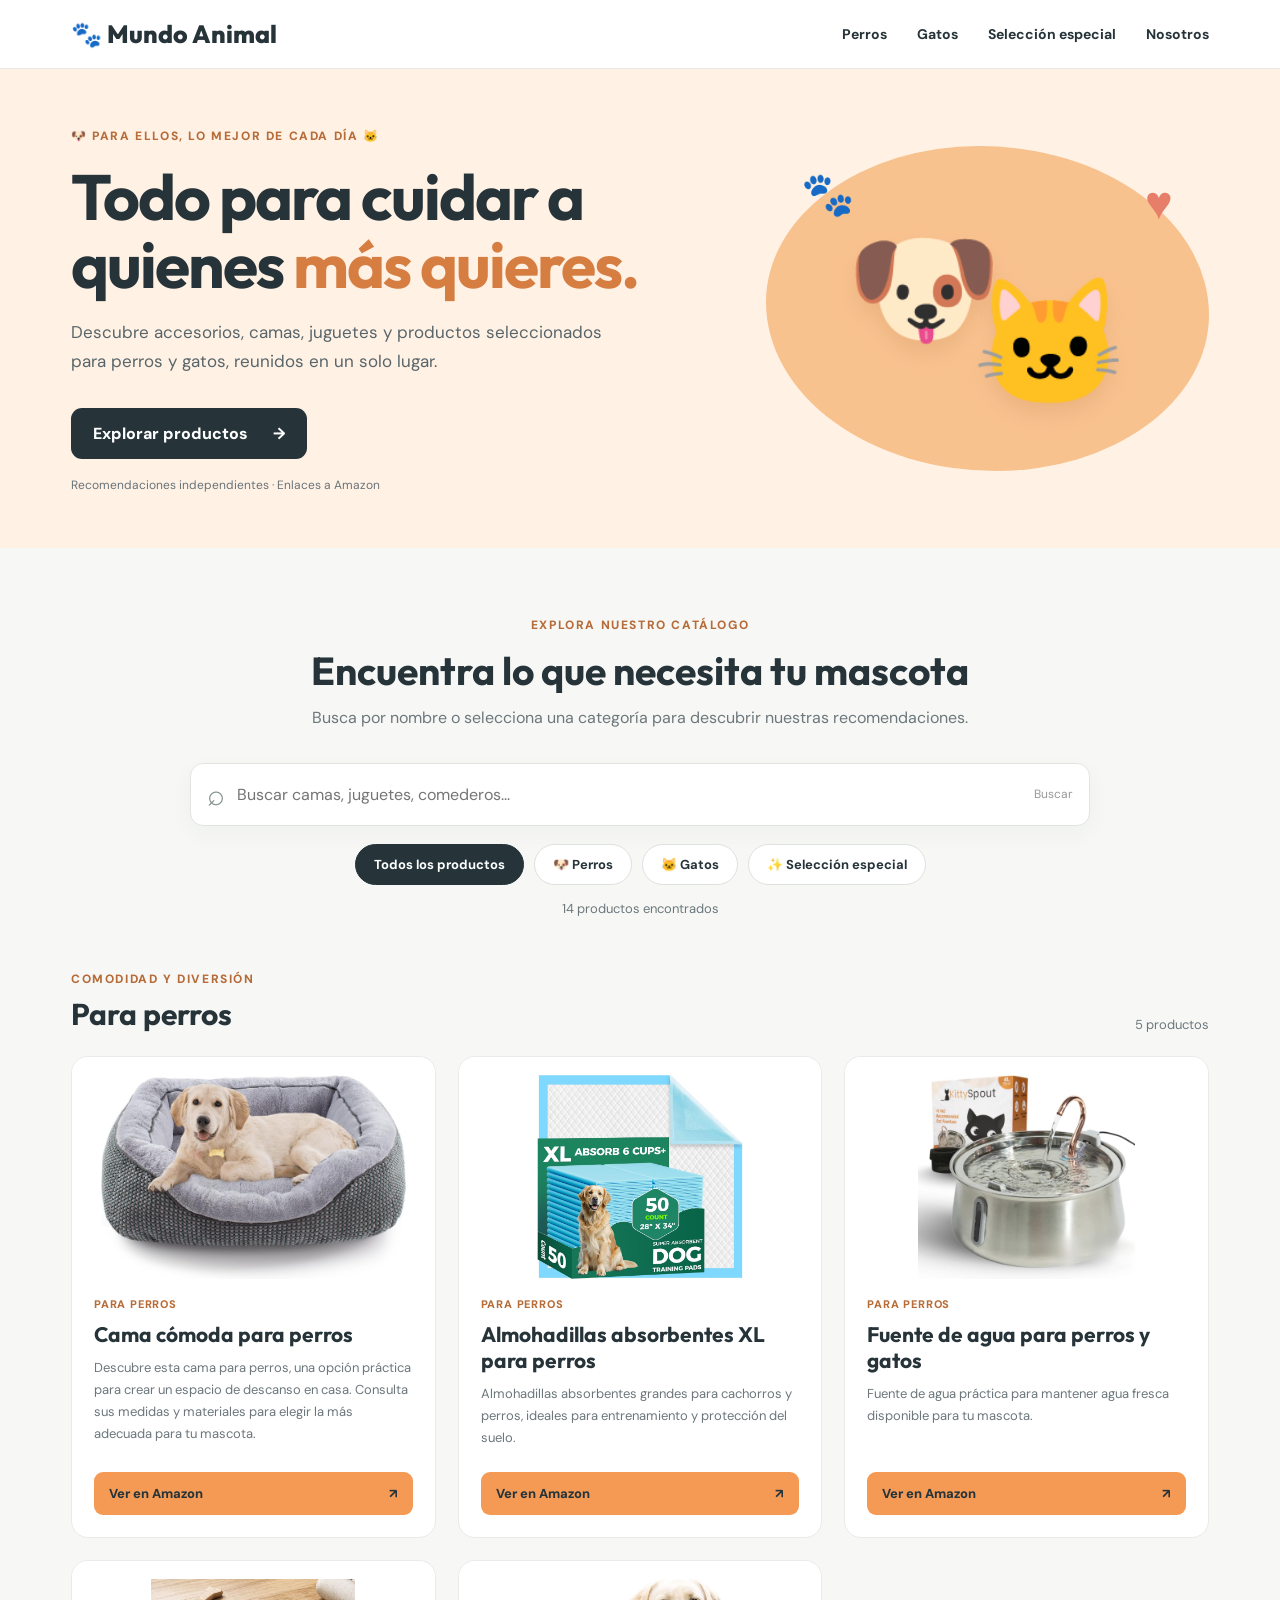
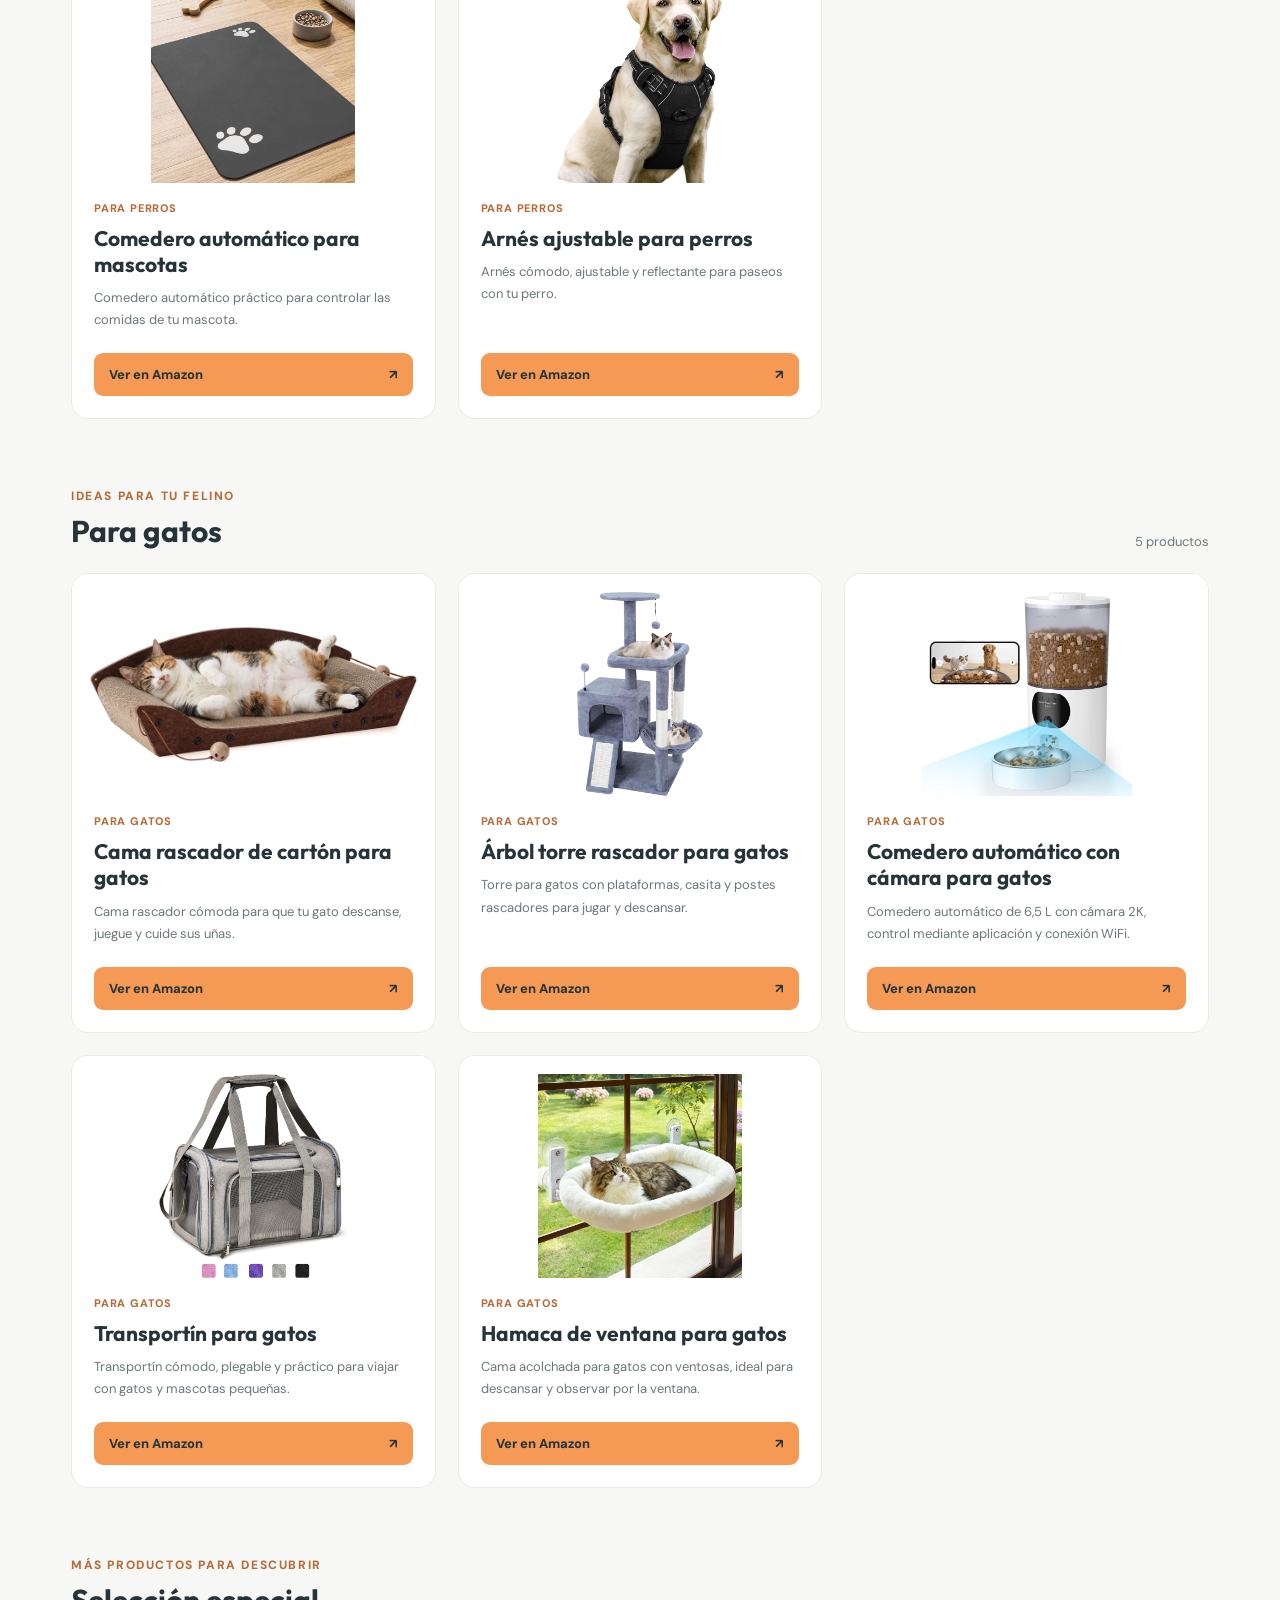
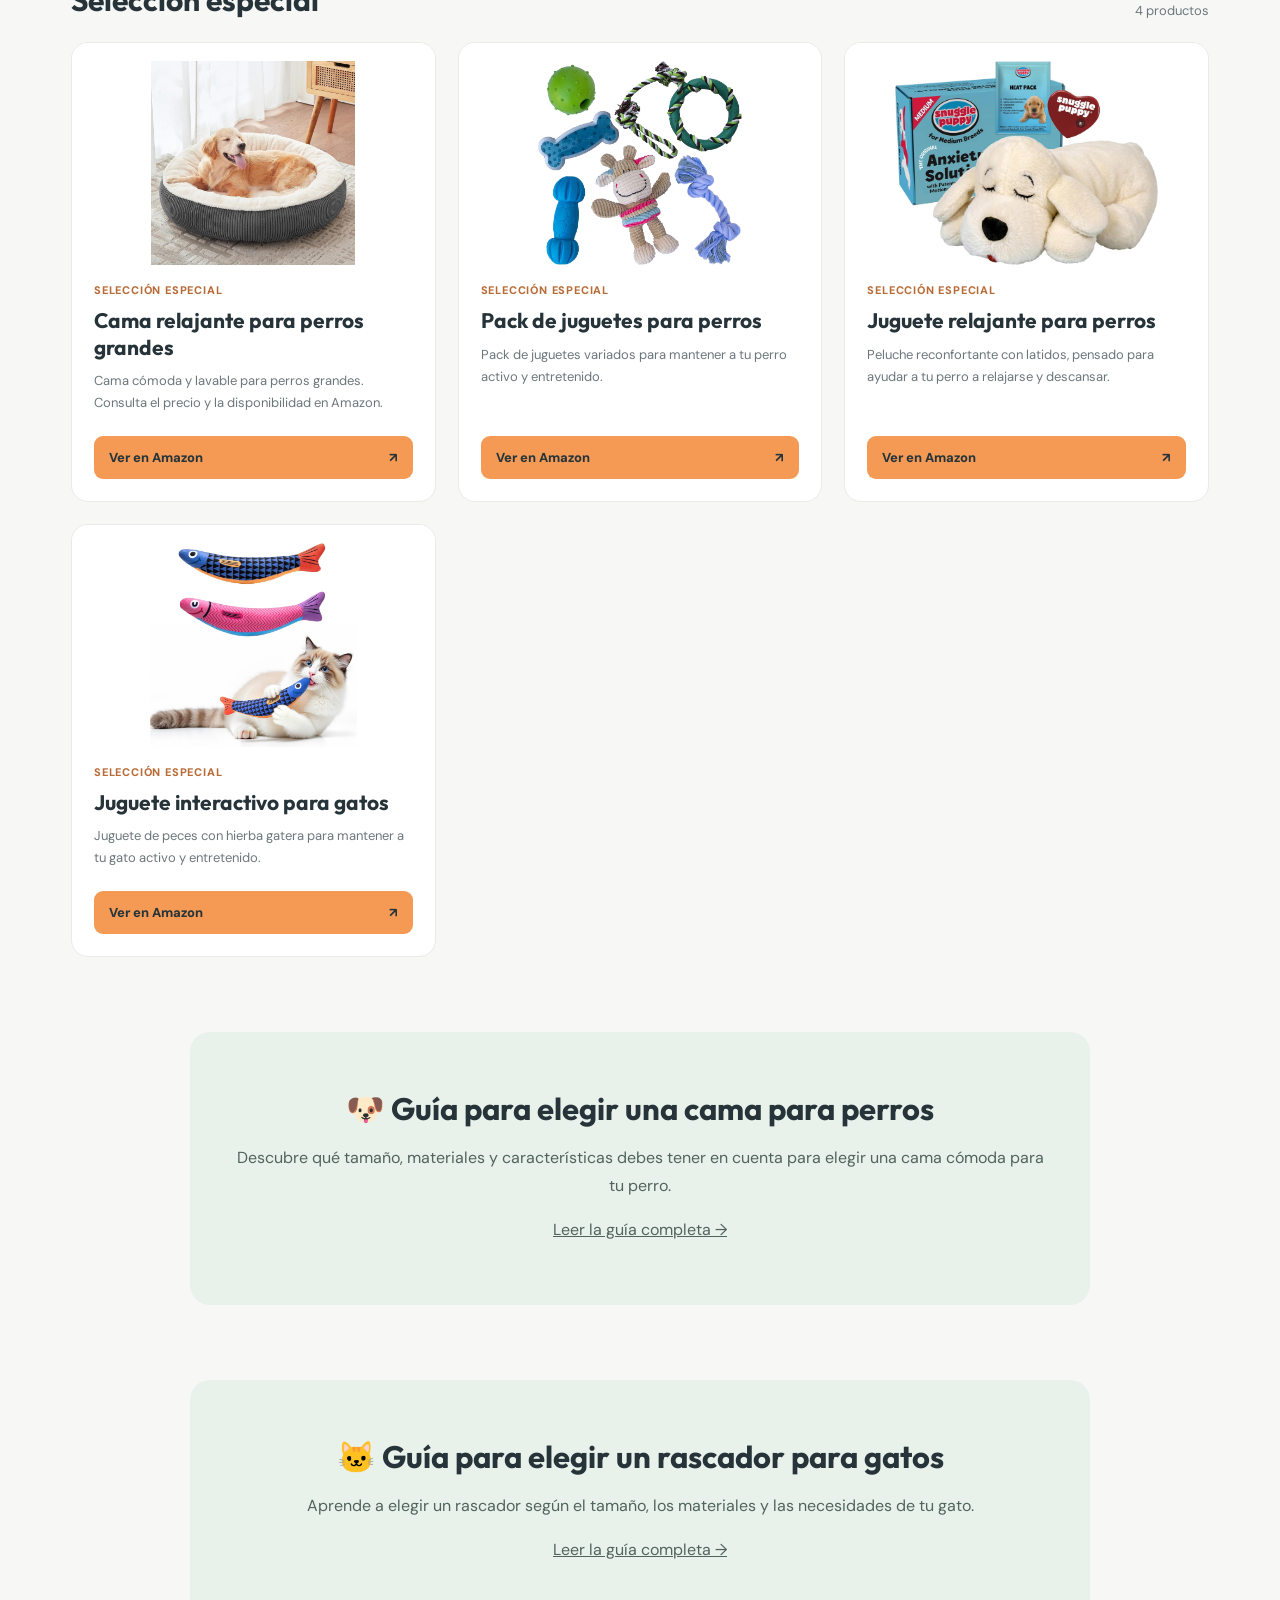
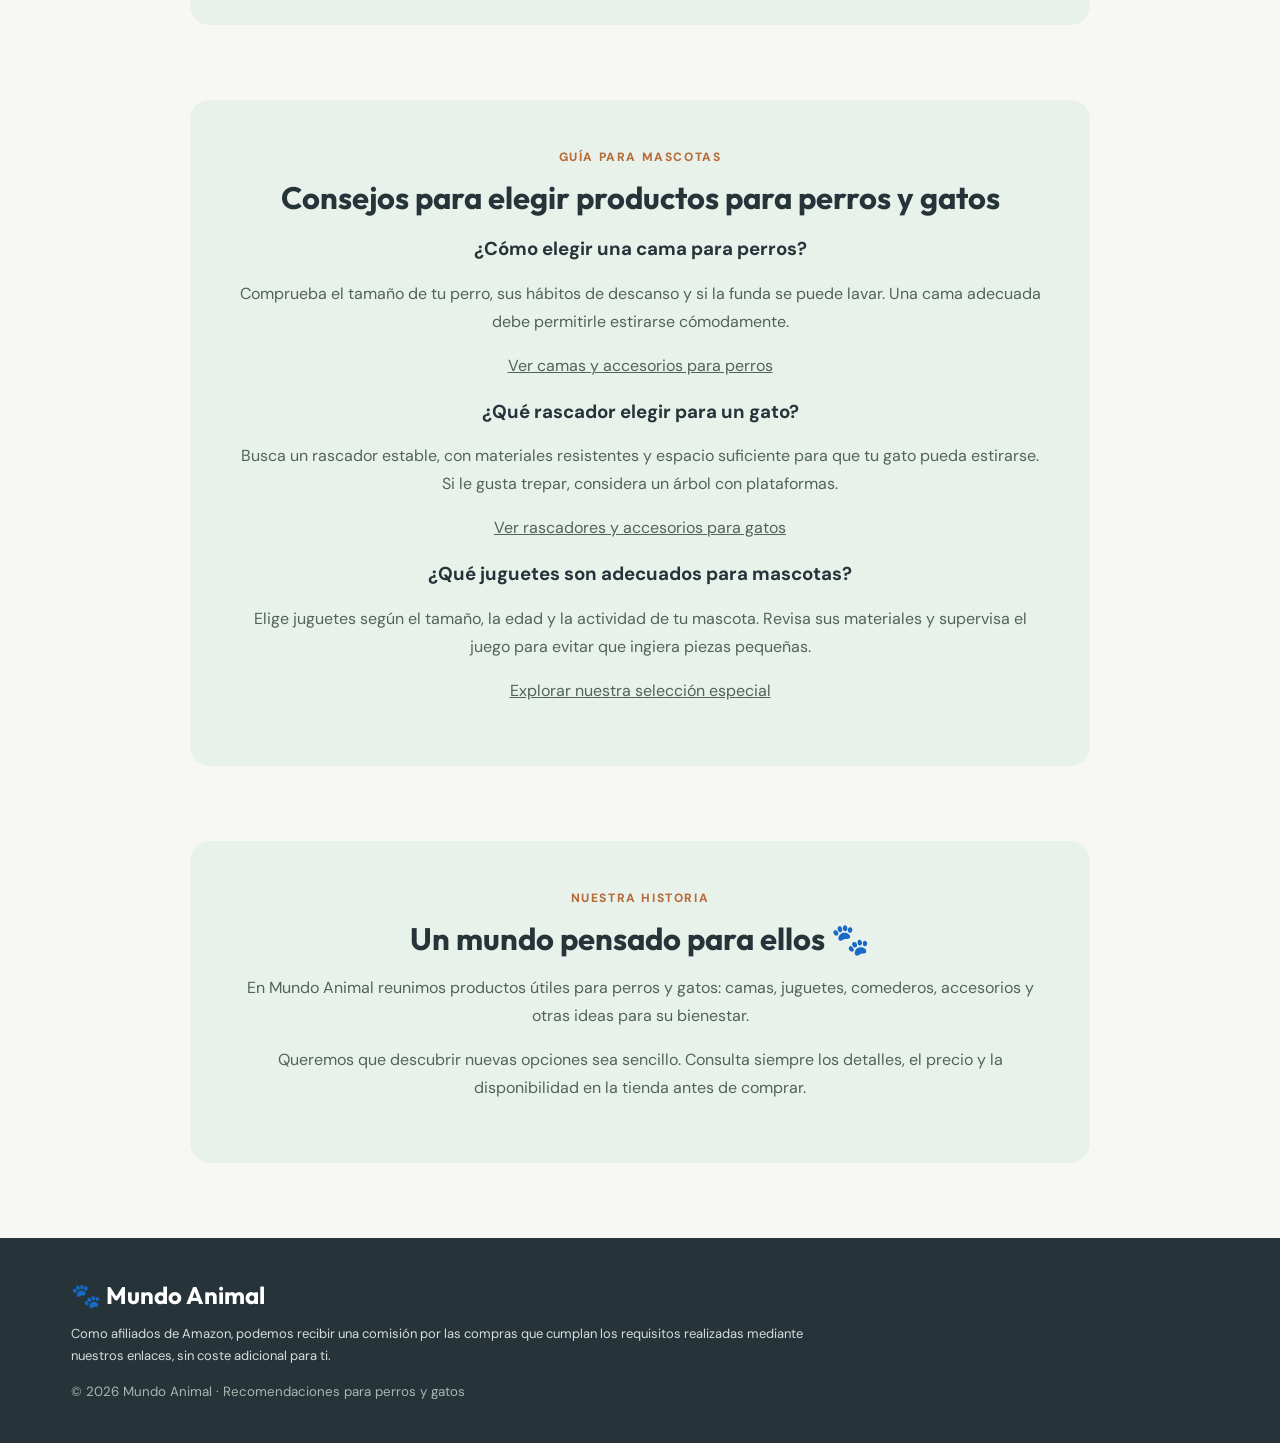
<file: index.html>
<!DOCTYPE html>
<html lang="es">
<head>
<meta charset="UTF-8">
<meta name="viewport" content="width=device-width, initial-scale=1.0">
<title>Productos para perros y gatos | Camas, juguetes y accesorios | Mundo Animal</title>
<meta name="robots" content="index, follow">
<meta name="description" content="Descubre camas, juguetes, rascadores y accesorios para perros y gatos en Mundo Animal. Compara productos recomendados y encuentra opciones en Amazon.">
<meta name="google-site-verification" content="ZGW53C4xgLeTNUACWwsv34-fV0DMYqpAunyvZSnNLhA">
<link rel="stylesheet" href="style.css">
<script src="script.js" defer></script>
</head>
<body>
<header class="cabecera"><div class="cabecera-interior"><a class="marca" href="#inicio" aria-label="Mundo Animal, inicio">🐾 <span>Mundo Animal</span></a><nav aria-label="Navegación principal"><a href="#perros">Perros</a><a href="#gatos">Gatos</a><a href="#ofertas">Selección especial</a><a href="#sobre">Nosotros</a></nav></div></header>
<section class="hero" id="inicio"><div class="hero-interior"><div class="hero-texto"><span class="hero-eyebrow">🐶 Para ellos, lo mejor de cada día 🐱</span><h1>Todo para cuidar a quienes <em>más quieres.</em></h1><p>Descubre accesorios, camas, juguetes y productos seleccionados para perros y gatos, reunidos en un solo lugar.</p><a class="boton-principal" href="#catalogo">Explorar productos <span aria-hidden="true">→</span></a><div class="hero-nota">Recomendaciones independientes · Enlaces a Amazon</div></div><div class="hero-arte" aria-hidden="true"><span class="arte-pata">🐾</span><span class="arte-perro">🐶</span><span class="arte-gato">🐱</span><span class="arte-corazon">♥</span></div></div></section>
<main id="catalogo"><div class="intro-catalogo"><span class="sobrelinea">EXPLORA NUESTRO CATÁLOGO</span><h2>Encuentra lo que necesita tu mascota</h2><p>Busca por nombre o selecciona una categoría para descubrir nuestras recomendaciones.</p></div><div class="buscador-productos"><label class="busqueda-caja" for="buscador"><span aria-hidden="true">⌕</span><input id="buscador" type="search" placeholder="Buscar camas, juguetes, comederos..." autocomplete="off"><span class="atajo">Buscar</span></label><div class="filtros" role="group" aria-label="Filtrar productos"><button type="button" class="activo" data-filtro="todos" aria-pressed="true">Todos los productos</button><button type="button" data-filtro="perros" aria-pressed="false">🐶 Perros</button><button type="button" data-filtro="gatos" aria-pressed="false">🐱 Gatos</button><button type="button" data-filtro="ofertas" aria-pressed="false">✨ Selección especial</button></div><p class="resultados" id="resultados" aria-live="polite"></p></div><div id="sin-resultados" class="sin-resultados" hidden><strong>No encontramos productos con esa búsqueda.</strong><p>Prueba otra palabra o selecciona «Todos los productos».</p></div>
<section id="perros" class="catalogo-seccion"><div class="seccion-titulo"><div><span class="sobrelinea">Comodidad y diversión</span><h2>Para perros</h2></div><span class="seccion-cantidad">5 productos</span></div><div class="productos"><article class="producto" data-categoria="perros"><div class="producto-imagen"><img src="71UWPGl3COL._AC_SL1500_.jpg" alt="Cama cómoda para perros" loading="lazy"></div><div class="producto-contenido"><span class="etiqueta">Para perros</span><h3>Cama cómoda para perros</h3><p>Descubre esta cama para perros, una opción práctica para crear un espacio de descanso en casa. Consulta sus medidas y materiales para elegir la más adecuada para tu mascota.</p><a class="producto-enlace" href="https://link.amazon/B03b9XioC" target="_self" rel="nofollow sponsored">Ver en Amazon <span aria-hidden="true">↗</span></a></div></article>
<article class="producto" data-categoria="perros"><div class="producto-imagen"><img src="almohadillas-perro.jpg" alt="Almohadillas absorbentes XL para perros" loading="lazy"></div><div class="producto-contenido"><span class="etiqueta">Para perros</span><h3>Almohadillas absorbentes XL para perros</h3><p>Almohadillas absorbentes grandes para cachorros y perros, ideales para entrenamiento y protección del suelo.</p><a class="producto-enlace" href="https://link.amazon/B043RqDm8" target="_self" rel="nofollow sponsored">Ver en Amazon <span aria-hidden="true">↗</span></a></div></article>
<article class="producto" data-categoria="perros"><div class="producto-imagen"><img src="fuente-agua.jpg" alt="Fuente de agua para perros y gatos" loading="lazy"></div><div class="producto-contenido"><span class="etiqueta">Para perros</span><h3>Fuente de agua para perros y gatos</h3><p>Fuente de agua práctica para mantener agua fresca disponible para tu mascota.</p><a class="producto-enlace" href="https://link.amazon/B0igBmXQq" target="_self" rel="nofollow sponsored">Ver en Amazon <span aria-hidden="true">↗</span></a></div></article>
<article class="producto" data-categoria="perros"><div class="producto-imagen"><img src="comedero-automatico.jpg" alt="Comedero automático para mascotas" loading="lazy"></div><div class="producto-contenido"><span class="etiqueta">Para perros</span><h3>Comedero automático para mascotas</h3><p>Comedero automático práctico para controlar las comidas de tu mascota.</p><a class="producto-enlace" href="https://link.amazon/B0bk8J5Bl" target="_self" rel="nofollow sponsored">Ver en Amazon <span aria-hidden="true">↗</span></a></div></article>
<article class="producto" data-categoria="perros"><div class="producto-imagen"><img src="arnes-perro.jpg" alt="Arnés ajustable para perros" loading="lazy"></div><div class="producto-contenido"><span class="etiqueta">Para perros</span><h3>Arnés ajustable para perros</h3><p>Arnés cómodo, ajustable y reflectante para paseos con tu perro.</p><a class="producto-enlace" href="https://link.amazon/B0dNyQcT6" target="_self" rel="nofollow sponsored">Ver en Amazon <span aria-hidden="true">↗</span></a></div></article></div></section>
<section id="gatos" class="catalogo-seccion"><div class="seccion-titulo"><div><span class="sobrelinea">Ideas para tu felino</span><h2>Para gatos</h2></div><span class="seccion-cantidad">5 productos</span></div><div class="productos"><article class="producto" data-categoria="gatos"><div class="producto-imagen"><img src="rascador-gato.jpg" alt="Cama rascador de cartón para gatos" loading="lazy"></div><div class="producto-contenido"><span class="etiqueta">Para gatos</span><h3>Cama rascador de cartón para gatos</h3><p>Cama rascador cómoda para que tu gato descanse, juegue y cuide sus uñas.</p><a class="producto-enlace" href="https://www.amazon.com/dp/B0F8B4TSG2?tag=mundoanimalwe-20" target="_self" rel="nofollow sponsored">Ver en Amazon <span aria-hidden="true">↗</span></a></div></article>
<article class="producto" data-categoria="gatos"><div class="producto-imagen"><img src="torre-gato.jpg" alt="Árbol torre rascador para gatos" loading="lazy"></div><div class="producto-contenido"><span class="etiqueta">Para gatos</span><h3>Árbol torre rascador para gatos</h3><p>Torre para gatos con plataformas, casita y postes rascadores para jugar y descansar.</p><a class="producto-enlace" href="https://link.amazon/B07SmdQe1" target="_self" rel="nofollow sponsored">Ver en Amazon <span aria-hidden="true">↗</span></a></div></article>
<article class="producto" data-categoria="gatos"><div class="producto-imagen"><img src="comedero-camara.jpg" alt="Comedero automático con cámara para gatos" loading="lazy"></div><div class="producto-contenido"><span class="etiqueta">Para gatos</span><h3>Comedero automático con cámara para gatos</h3><p>Comedero automático de 6,5 L con cámara 2K, control mediante aplicación y conexión WiFi.</p><a class="producto-enlace" href="https://link.amazon/B0eqc5LRF" target="_self" rel="nofollow sponsored">Ver en Amazon <span aria-hidden="true">↗</span></a></div></article>
<article class="producto" data-categoria="gatos"><div class="producto-imagen"><img src="Transportín para gatos.jpg" alt="Transportín para gatos" loading="lazy"></div><div class="producto-contenido"><span class="etiqueta">Para gatos</span><h3>Transportín para gatos</h3><p>Transportín cómodo, plegable y práctico para viajar con gatos y mascotas pequeñas.</p><a class="producto-enlace" href="https://link.amazon/B0a7KFEde" target="_self" rel="nofollow sponsored">Ver en Amazon <span aria-hidden="true">↗</span></a></div></article>
<article class="producto" data-categoria="gatos"><div class="producto-imagen"><img src="AMOSIJOY_Percha_para_gatos.jpg" alt="Hamaca de ventana para gatos" loading="lazy"></div><div class="producto-contenido"><span class="etiqueta">Para gatos</span><h3>Hamaca de ventana para gatos</h3><p>Cama acolchada para gatos con ventosas, ideal para descansar y observar por la ventana.</p><a class="producto-enlace" href="https://link.amazon/B04p9nhVA" target="_self" rel="nofollow sponsored">Ver en Amazon <span aria-hidden="true">↗</span></a></div></article></div></section>
<section id="ofertas" class="catalogo-seccion"><div class="seccion-titulo"><div><span class="sobrelinea">Más productos para descubrir</span><h2>Selección especial</h2></div><span class="seccion-cantidad">4 productos</span></div><div class="productos"><article class="producto" data-categoria="ofertas"><div class="producto-imagen"><img src="oferta-cama-perro.jpg" alt="Cama relajante para perros grandes" loading="lazy"></div><div class="producto-contenido"><span class="etiqueta">Selección especial</span><h3>Cama relajante para perros grandes</h3><p>Cama cómoda y lavable para perros grandes. Consulta el precio y la disponibilidad en Amazon.</p><a class="producto-enlace" href="https://link.amazon/B03oeMdpt" target="_self" rel="nofollow sponsored">Ver en Amazon <span aria-hidden="true">↗</span></a></div></article>
<article class="producto" data-categoria="ofertas"><div class="producto-imagen"><img src="oferta-2.jpg" alt="Pack de juguetes para perros" loading="lazy"></div><div class="producto-contenido"><span class="etiqueta">Selección especial</span><h3>Pack de juguetes para perros</h3><p>Pack de juguetes variados para mantener a tu perro activo y entretenido.</p><a class="producto-enlace" href="https://link.amazon/B03WRQx34" target="_self" rel="nofollow sponsored">Ver en Amazon <span aria-hidden="true">↗</span></a></div></article>
<article class="producto" data-categoria="ofertas"><div class="producto-imagen"><img src="juguete-relajante-perro.jpg" alt="Juguete relajante para perros" loading="lazy"></div><div class="producto-contenido"><span class="etiqueta">Selección especial</span><h3>Juguete relajante para perros</h3><p>Peluche reconfortante con latidos, pensado para ayudar a tu perro a relajarse y descansar.</p><a class="producto-enlace" href="https://link.amazon/B0eAyB4AI" target="_self" rel="nofollow sponsored">Ver en Amazon <span aria-hidden="true">↗</span></a></div></article>
<article class="producto" data-categoria="ofertas"><div class="producto-imagen"><img src="juguete-peces-gato.jpg" alt="Juguete interactivo para gatos" loading="lazy"></div><div class="producto-contenido"><span class="etiqueta">Selección especial</span><h3>Juguete interactivo para gatos</h3><p>Juguete de peces con hierba gatera para mantener a tu gato activo y entretenido.</p><a class="producto-enlace" href="https://link.amazon/B0hUN5H7m" target="_self" rel="nofollow sponsored">Ver en Amazon <span aria-hidden="true">↗</span></a></div></article></div></section>

<section class="sobre">
  <h2>🐶 Guía para elegir una cama para perros</h2>
  <p>Descubre qué tamaño, materiales y características
  debes tener en cuenta para elegir una cama cómoda
  para tu perro.</p>
  <p>
    <a href="mejores-camas-para-perros.html">
      Leer la guía completa →
    </a>
  </p>
</section>

<section class="sobre">
  <h2>🐱 Guía para elegir un rascador para gatos</h2>
  <p>Aprende a elegir un rascador según el tamaño,
  los materiales y las necesidades de tu gato.</p>
  <p>
    <a href="mejores-rascadores-para-gatos.html">
      Leer la guía completa →
    </a>
  </p>
</section>

<section id="consejos" class="sobre">
  <span class="sobrelinea">GUÍA PARA MASCOTAS</span>
  <h2>Consejos para elegir productos para perros y gatos</h2>

  <h3>¿Cómo elegir una cama para perros?</h3>
  <p>Comprueba el tamaño de tu perro, sus hábitos de descanso
  y si la funda se puede lavar. Una cama adecuada debe
  permitirle estirarse cómodamente.</p>
  <p><a href="#perros">Ver camas y accesorios para perros</a></p>

  <h3>¿Qué rascador elegir para un gato?</h3>
  <p>Busca un rascador estable, con materiales resistentes
  y espacio suficiente para que tu gato pueda estirarse.
  Si le gusta trepar, considera un árbol con plataformas.</p>
  <p><a href="#gatos">Ver rascadores y accesorios para gatos</a></p>

  <h3>¿Qué juguetes son adecuados para mascotas?</h3>
  <p>Elige juguetes según el tamaño, la edad y la actividad
  de tu mascota. Revisa sus materiales y supervisa el juego
  para evitar que ingiera piezas pequeñas.</p>
  <p><a href="#ofertas">Explorar nuestra selección especial</a></p>
</section>

  <section id="sobre" class="sobre"><span class="sobrelinea">NUESTRA HISTORIA</span><h2>Un mundo pensado para ellos 🐾</h2><p>En Mundo Animal reunimos productos útiles para perros y gatos: camas, juguetes, comederos, accesorios y otras ideas para su bienestar.</p><p>Queremos que descubrir nuevas opciones sea sencillo. Consulta siempre los detalles, el precio y la disponibilidad en la tienda antes de comprar.</p></section></main>
<footer><div class="pie-interior"><strong>🐾 Mundo Animal</strong><p>Como afiliados de Amazon, podemos recibir una comisión por las compras que cumplan los requisitos realizadas mediante nuestros enlaces, sin coste adicional para ti.</p><small>© 2026 Mundo Animal · Recomendaciones para perros y gatos</small></div></footer>
</body></html>
</file>
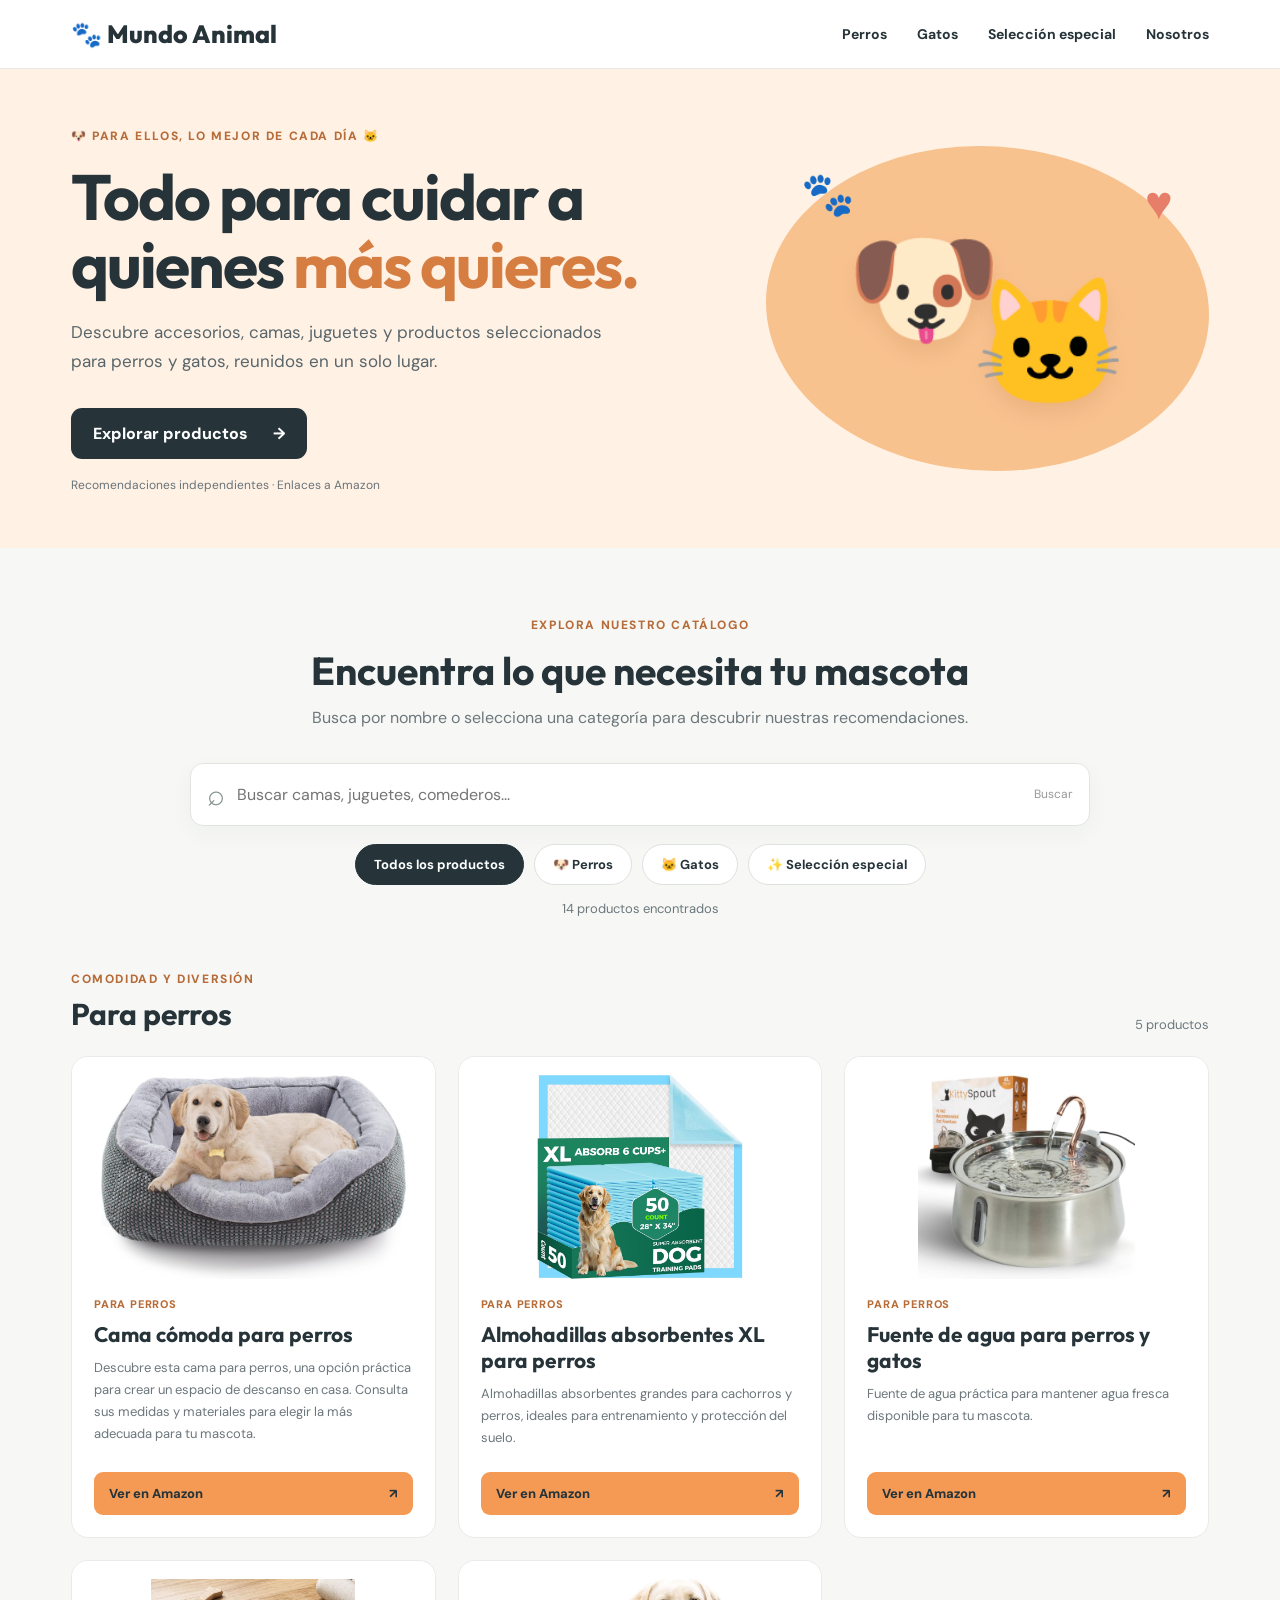
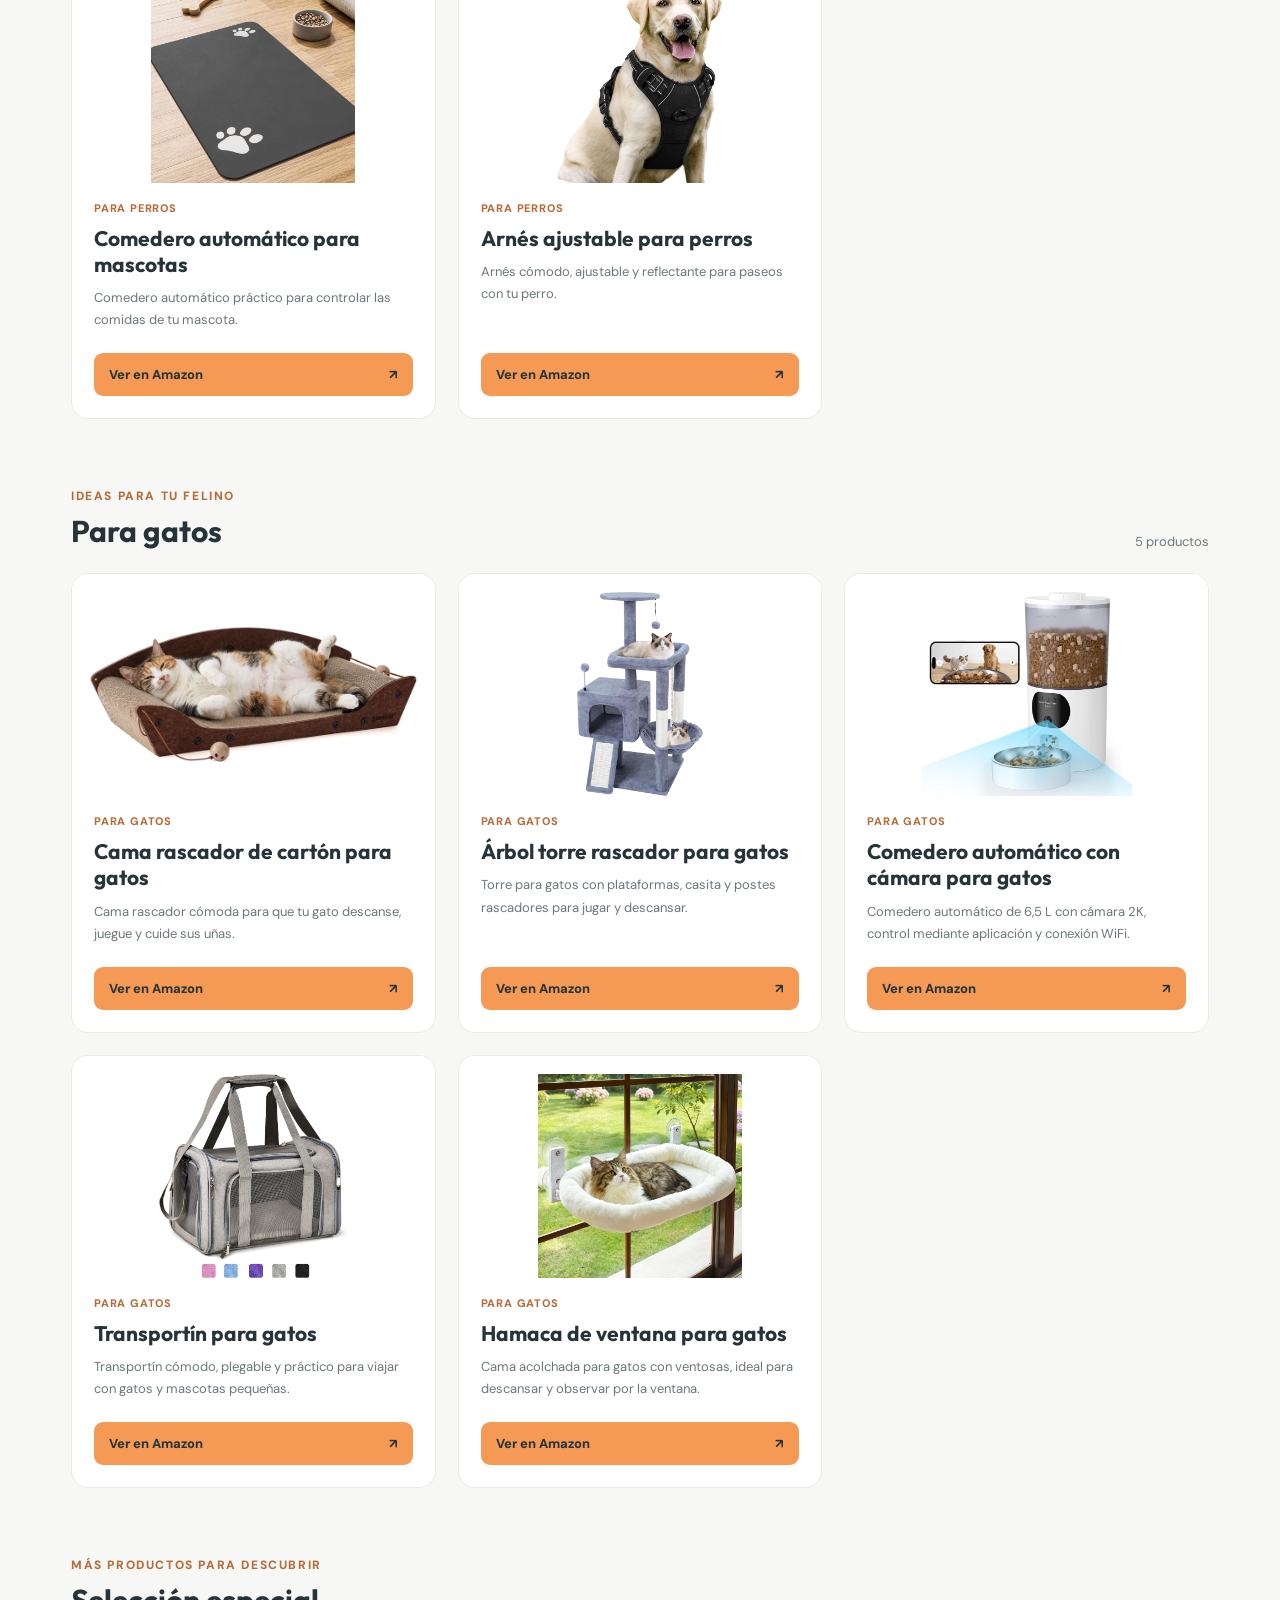
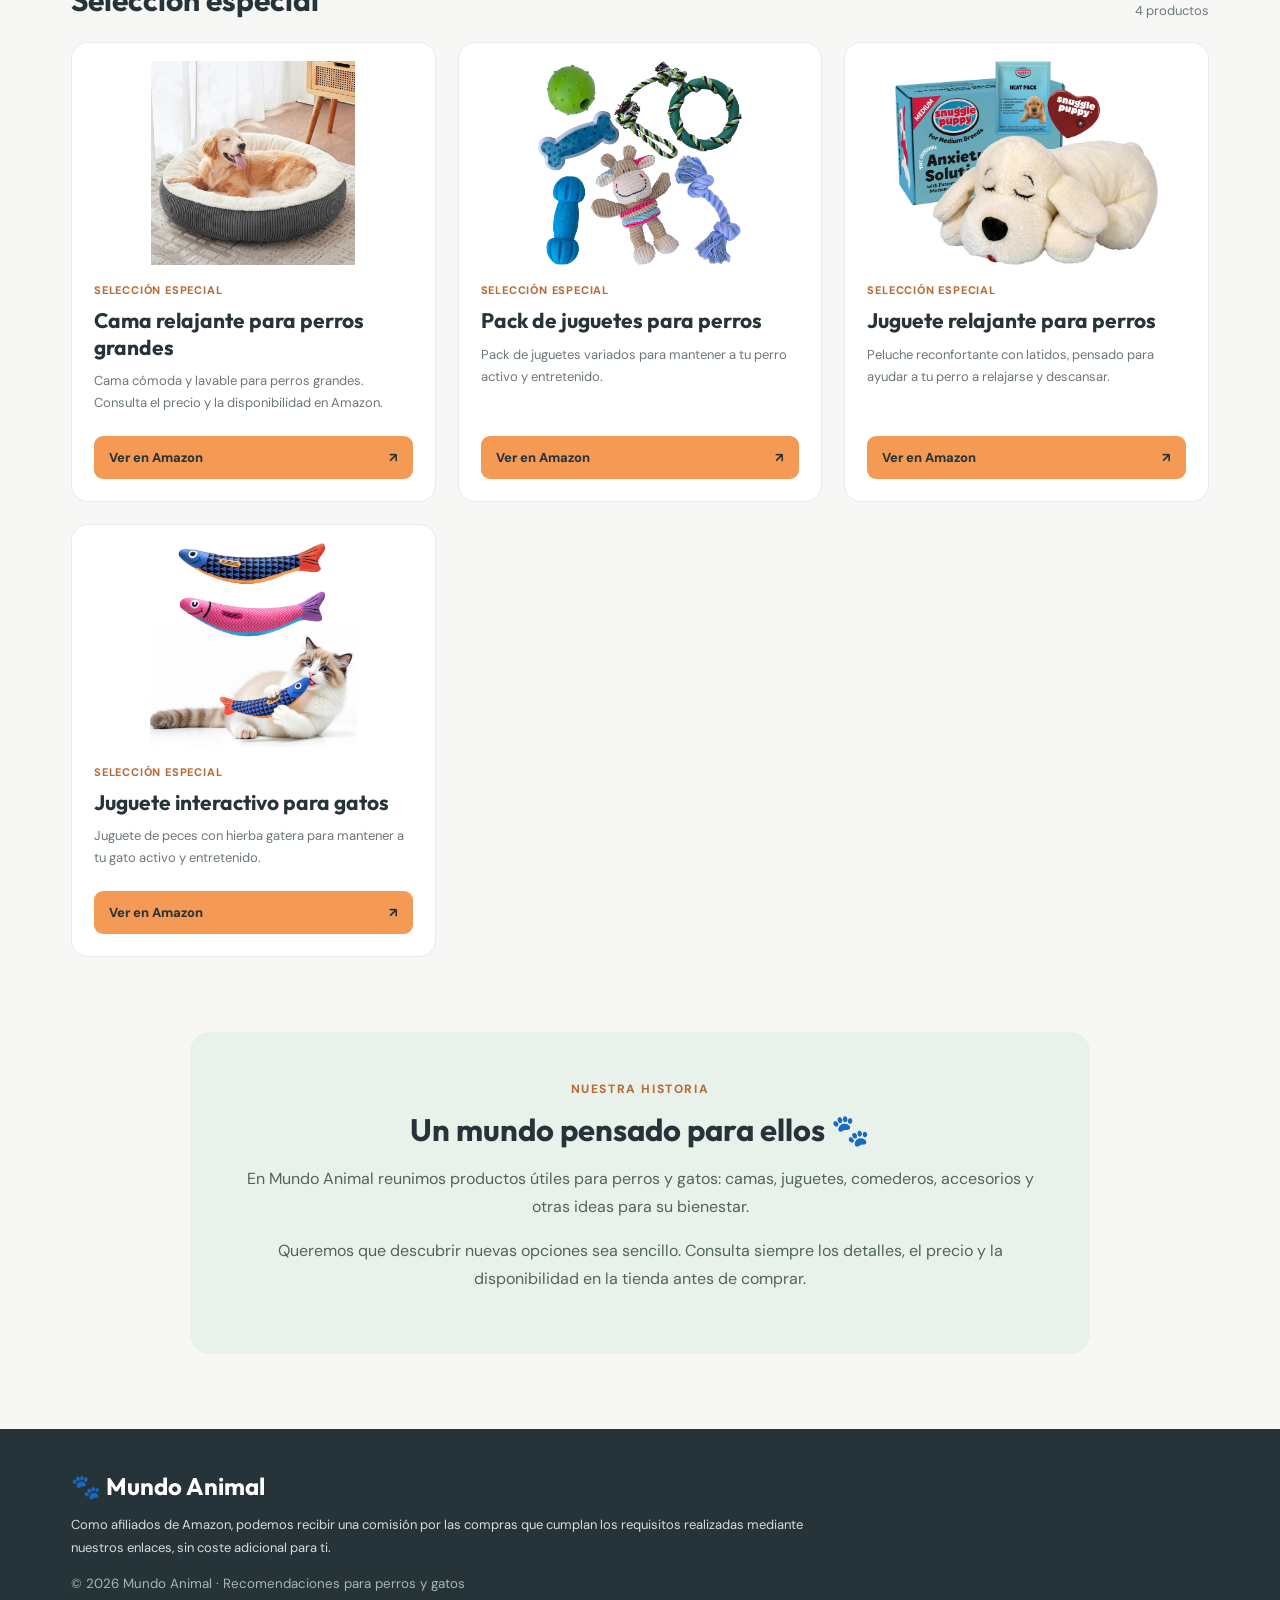
<file: index_2.html>
<!DOCTYPE html>
<html lang="es">
<head>
<meta charset="UTF-8">
<meta name="viewport" content="width=device-width, initial-scale=1.0">
<title>Mundo Animal | Productos para perros y gatos</title>
<meta name="robots" content="index, follow">
<meta name="description" content="Mundo Animal: productos recomendados para perros y gatos, accesorios, juguetes, camas y ofertas para mascotas.">
<meta name="google-site-verification" content="ZGW53C4xgLeTNUACWwsv34-fV0DMYqpAunyvZSnNLhA">
<link rel="stylesheet" href="style.css">
<script src="script.js" defer></script>
</head>
<body>
<header class="cabecera"><div class="cabecera-interior"><a class="marca" href="#inicio" aria-label="Mundo Animal, inicio">🐾 <span>Mundo Animal</span></a><nav aria-label="Navegación principal"><a href="#perros">Perros</a><a href="#gatos">Gatos</a><a href="#ofertas">Selección especial</a><a href="#sobre">Nosotros</a></nav></div></header>
<section class="hero" id="inicio"><div class="hero-interior"><div class="hero-texto"><span class="hero-eyebrow">🐶 Para ellos, lo mejor de cada día 🐱</span><h1>Todo para cuidar a quienes <em>más quieres.</em></h1><p>Descubre accesorios, camas, juguetes y productos seleccionados para perros y gatos, reunidos en un solo lugar.</p><a class="boton-principal" href="#catalogo">Explorar productos <span aria-hidden="true">→</span></a><div class="hero-nota">Recomendaciones independientes · Enlaces a Amazon</div></div><div class="hero-arte" aria-hidden="true"><span class="arte-pata">🐾</span><span class="arte-perro">🐶</span><span class="arte-gato">🐱</span><span class="arte-corazon">♥</span></div></div></section>
<main id="catalogo"><div class="intro-catalogo"><span class="sobrelinea">EXPLORA NUESTRO CATÁLOGO</span><h2>Encuentra lo que necesita tu mascota</h2><p>Busca por nombre o selecciona una categoría para descubrir nuestras recomendaciones.</p></div><div class="buscador-productos"><label class="busqueda-caja" for="buscador"><span aria-hidden="true">⌕</span><input id="buscador" type="search" placeholder="Buscar camas, juguetes, comederos..." autocomplete="off"><span class="atajo">Buscar</span></label><div class="filtros" role="group" aria-label="Filtrar productos"><button type="button" class="activo" data-filtro="todos" aria-pressed="true">Todos los productos</button><button type="button" data-filtro="perros" aria-pressed="false">🐶 Perros</button><button type="button" data-filtro="gatos" aria-pressed="false">🐱 Gatos</button><button type="button" data-filtro="ofertas" aria-pressed="false">✨ Selección especial</button></div><p class="resultados" id="resultados" aria-live="polite"></p></div><div id="sin-resultados" class="sin-resultados" hidden><strong>No encontramos productos con esa búsqueda.</strong><p>Prueba otra palabra o selecciona «Todos los productos».</p></div>
<section id="perros" class="catalogo-seccion"><div class="seccion-titulo"><div><span class="sobrelinea">Comodidad y diversión</span><h2>Para perros</h2></div><span class="seccion-cantidad">5 productos</span></div><div class="productos"><article class="producto" data-categoria="perros"><div class="producto-imagen"><img src="71UWPGl3COL._AC_SL1500_.jpg" alt="Cama cómoda para perros" loading="lazy"></div><div class="producto-contenido"><span class="etiqueta">Para perros</span><h3>Cama cómoda para perros</h3><p>Descubre esta cama para perros, una opción práctica para crear un espacio de descanso en casa. Consulta sus medidas y materiales para elegir la más adecuada para tu mascota.</p><a class="producto-enlace" href="https://link.amazon/B0eOrAv46" target="_blank" rel="noopener noreferrer nofollow sponsored">Ver en Amazon <span aria-hidden="true">↗</span></a></div></article>
<article class="producto" data-categoria="perros"><div class="producto-imagen"><img src="almohadillas-perro.jpg" alt="Almohadillas absorbentes XL para perros" loading="lazy"></div><div class="producto-contenido"><span class="etiqueta">Para perros</span><h3>Almohadillas absorbentes XL para perros</h3><p>Almohadillas absorbentes grandes para cachorros y perros, ideales para entrenamiento y protección del suelo.</p><a class="producto-enlace" href="https://link.amazon/B043RqDm8" target="_blank" rel="noopener noreferrer nofollow sponsored">Ver en Amazon <span aria-hidden="true">↗</span></a></div></article>
<article class="producto" data-categoria="perros"><div class="producto-imagen"><img src="fuente-agua.jpg" alt="Fuente de agua para perros y gatos" loading="lazy"></div><div class="producto-contenido"><span class="etiqueta">Para perros</span><h3>Fuente de agua para perros y gatos</h3><p>Fuente de agua práctica para mantener agua fresca disponible para tu mascota.</p><a class="producto-enlace" href="https://link.amazon/B0igBmXQq" target="_blank" rel="noopener noreferrer nofollow sponsored">Ver en Amazon <span aria-hidden="true">↗</span></a></div></article>
<article class="producto" data-categoria="perros"><div class="producto-imagen"><img src="comedero-automatico.jpg" alt="Comedero automático para mascotas" loading="lazy"></div><div class="producto-contenido"><span class="etiqueta">Para perros</span><h3>Comedero automático para mascotas</h3><p>Comedero automático práctico para controlar las comidas de tu mascota.</p><a class="producto-enlace" href="https://link.amazon/B0bk8J5Bl" target="_blank" rel="noopener noreferrer nofollow sponsored">Ver en Amazon <span aria-hidden="true">↗</span></a></div></article>
<article class="producto" data-categoria="perros"><div class="producto-imagen"><img src="arnes-perro.jpg" alt="Arnés ajustable para perros" loading="lazy"></div><div class="producto-contenido"><span class="etiqueta">Para perros</span><h3>Arnés ajustable para perros</h3><p>Arnés cómodo, ajustable y reflectante para paseos con tu perro.</p><a class="producto-enlace" href="https://link.amazon/B0dNyQcT6" target="_blank" rel="noopener noreferrer nofollow sponsored">Ver en Amazon <span aria-hidden="true">↗</span></a></div></article></div></section>
<section id="gatos" class="catalogo-seccion"><div class="seccion-titulo"><div><span class="sobrelinea">Ideas para tu felino</span><h2>Para gatos</h2></div><span class="seccion-cantidad">5 productos</span></div><div class="productos"><article class="producto" data-categoria="gatos"><div class="producto-imagen"><img src="rascador-gato.jpg" alt="Cama rascador de cartón para gatos" loading="lazy"></div><div class="producto-contenido"><span class="etiqueta">Para gatos</span><h3>Cama rascador de cartón para gatos</h3><p>Cama rascador cómoda para que tu gato descanse, juegue y cuide sus uñas.</p><a class="producto-enlace" href="https://www.amazon.com/dp/B0F8B4TSG2?tag=mundoanimalwe-20" target="_blank" rel="noopener noreferrer nofollow sponsored">Ver en Amazon <span aria-hidden="true">↗</span></a></div></article>
<article class="producto" data-categoria="gatos"><div class="producto-imagen"><img src="torre-gato.jpg" alt="Árbol torre rascador para gatos" loading="lazy"></div><div class="producto-contenido"><span class="etiqueta">Para gatos</span><h3>Árbol torre rascador para gatos</h3><p>Torre para gatos con plataformas, casita y postes rascadores para jugar y descansar.</p><a class="producto-enlace" href="https://link.amazon/B07SmdQe1" target="_blank" rel="noopener noreferrer nofollow sponsored">Ver en Amazon <span aria-hidden="true">↗</span></a></div></article>
<article class="producto" data-categoria="gatos"><div class="producto-imagen"><img src="comedero-camara.jpg" alt="Comedero automático con cámara para gatos" loading="lazy"></div><div class="producto-contenido"><span class="etiqueta">Para gatos</span><h3>Comedero automático con cámara para gatos</h3><p>Comedero automático de 6,5 L con cámara 2K, control mediante aplicación y conexión WiFi.</p><a class="producto-enlace" href="https://link.amazon/B0eqc5LRF" target="_blank" rel="noopener noreferrer nofollow sponsored">Ver en Amazon <span aria-hidden="true">↗</span></a></div></article>
<article class="producto" data-categoria="gatos"><div class="producto-imagen"><img src="Transportín para gatos.jpg" alt="Transportín para gatos" loading="lazy"></div><div class="producto-contenido"><span class="etiqueta">Para gatos</span><h3>Transportín para gatos</h3><p>Transportín cómodo, plegable y práctico para viajar con gatos y mascotas pequeñas.</p><a class="producto-enlace" href="https://link.amazon/B0a7KFEde" target="_blank" rel="noopener noreferrer nofollow sponsored">Ver en Amazon <span aria-hidden="true">↗</span></a></div></article>
<article class="producto" data-categoria="gatos"><div class="producto-imagen"><img src="AMOSIJOY_Percha_para_gatos.jpg" alt="Hamaca de ventana para gatos" loading="lazy"></div><div class="producto-contenido"><span class="etiqueta">Para gatos</span><h3>Hamaca de ventana para gatos</h3><p>Cama acolchada para gatos con ventosas, ideal para descansar y observar por la ventana.</p><a class="producto-enlace" href="https://link.amazon/B04p9nhVA" target="_blank" rel="noopener noreferrer nofollow sponsored">Ver en Amazon <span aria-hidden="true">↗</span></a></div></article></div></section>
<section id="ofertas" class="catalogo-seccion"><div class="seccion-titulo"><div><span class="sobrelinea">Más productos para descubrir</span><h2>Selección especial</h2></div><span class="seccion-cantidad">4 productos</span></div><div class="productos"><article class="producto" data-categoria="ofertas"><div class="producto-imagen"><img src="oferta-cama-perro.jpg" alt="Cama relajante para perros grandes" loading="lazy"></div><div class="producto-contenido"><span class="etiqueta">Selección especial</span><h3>Cama relajante para perros grandes</h3><p>Cama cómoda y lavable para perros grandes. Consulta el precio y la disponibilidad en Amazon.</p><a class="producto-enlace" href="https://link.amazon/B03oeMdpt" target="_blank" rel="noopener noreferrer nofollow sponsored">Ver en Amazon <span aria-hidden="true">↗</span></a></div></article>
<article class="producto" data-categoria="ofertas"><div class="producto-imagen"><img src="oferta-2.jpg" alt="Pack de juguetes para perros" loading="lazy"></div><div class="producto-contenido"><span class="etiqueta">Selección especial</span><h3>Pack de juguetes para perros</h3><p>Pack de juguetes variados para mantener a tu perro activo y entretenido.</p><a class="producto-enlace" href="https://link.amazon/B03WRQx34" target="_blank" rel="noopener noreferrer nofollow sponsored">Ver en Amazon <span aria-hidden="true">↗</span></a></div></article>
<article class="producto" data-categoria="ofertas"><div class="producto-imagen"><img src="juguete-relajante-perro.jpg" alt="Juguete relajante para perros" loading="lazy"></div><div class="producto-contenido"><span class="etiqueta">Selección especial</span><h3>Juguete relajante para perros</h3><p>Peluche reconfortante con latidos, pensado para ayudar a tu perro a relajarse y descansar.</p><a class="producto-enlace" href="https://link.amazon/B0eAyB4AI" target="_blank" rel="noopener noreferrer nofollow sponsored">Ver en Amazon <span aria-hidden="true">↗</span></a></div></article>
<article class="producto" data-categoria="ofertas"><div class="producto-imagen"><img src="juguete-peces-gato.jpg" alt="Juguete interactivo para gatos" loading="lazy"></div><div class="producto-contenido"><span class="etiqueta">Selección especial</span><h3>Juguete interactivo para gatos</h3><p>Juguete de peces con hierba gatera para mantener a tu gato activo y entretenido.</p><a class="producto-enlace" href="https://link.amazon/B0hUN5H7m" target="_blank" rel="noopener noreferrer nofollow sponsored">Ver en Amazon <span aria-hidden="true">↗</span></a></div></article></div></section>
<section id="sobre" class="sobre"><span class="sobrelinea">NUESTRA HISTORIA</span><h2>Un mundo pensado para ellos 🐾</h2><p>En Mundo Animal reunimos productos útiles para perros y gatos: camas, juguetes, comederos, accesorios y otras ideas para su bienestar.</p><p>Queremos que descubrir nuevas opciones sea sencillo. Consulta siempre los detalles, el precio y la disponibilidad en la tienda antes de comprar.</p></section></main>
<footer><div class="pie-interior"><strong>🐾 Mundo Animal</strong><p>Como afiliados de Amazon, podemos recibir una comisión por las compras que cumplan los requisitos realizadas mediante nuestros enlaces, sin coste adicional para ti.</p><small>© 2026 Mundo Animal · Recomendaciones para perros y gatos</small></div></footer>
</body></html>
</file>
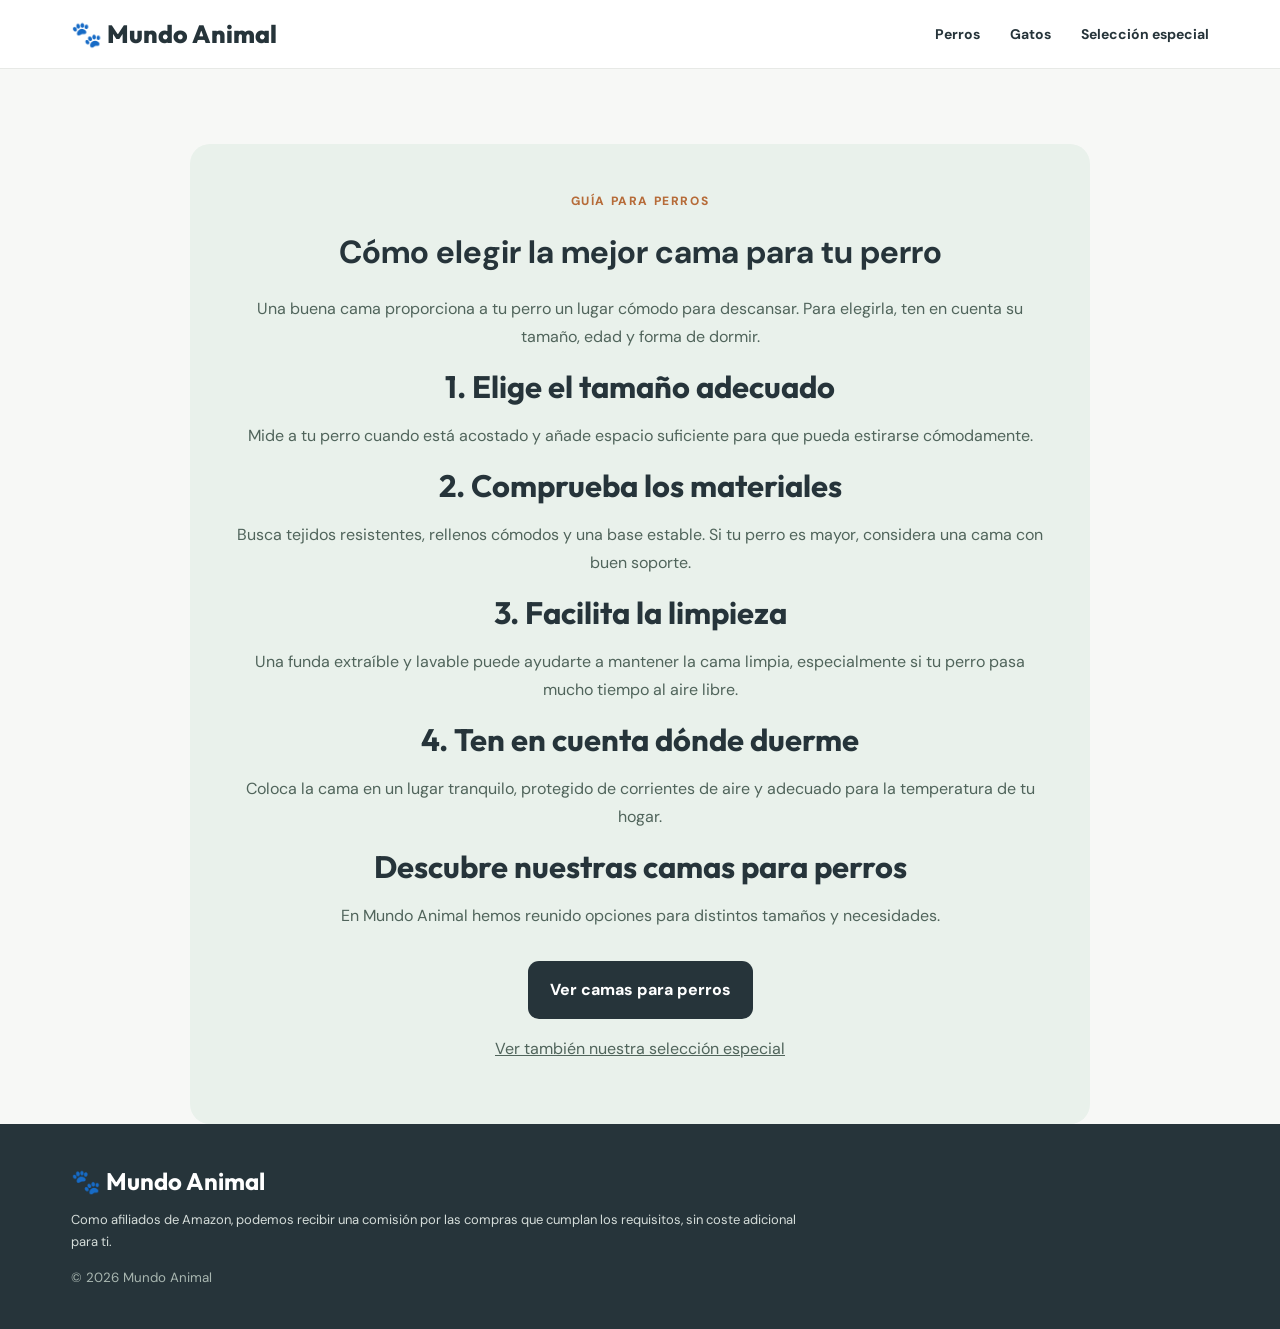
<file: mejores-camas-para-perros.html>
<!DOCTYPE html>
<html lang="es">
<head>
  <meta charset="UTF-8">
  <meta name="viewport" content="width=device-width, initial-scale=1.0">
  <title>Cómo elegir una cama para perros | Mundo Animal</title>
  <meta name="description" content="Aprende a elegir una cama para tu perro según su tamaño, edad, materiales y facilidad de limpieza. Consejos prácticos de Mundo Animal.">
  <link rel="stylesheet" href="style.css">
</head>
<body>
  <header class="cabecera">
    <div class="cabecera-interior">
      <a class="marca" href="index.html">🐾 Mundo Animal</a>
      <nav>
        <a href="index.html#perros">Perros</a>
        <a href="index.html#gatos">Gatos</a>
        <a href="index.html#ofertas">Selección especial</a>
      </nav>
    </div>
  </header>

  <main class="sobre">
    <span class="sobrelinea">GUÍA PARA PERROS</span>
    <h1>Cómo elegir la mejor cama para tu perro</h1>
    <p>Una buena cama proporciona a tu perro un lugar cómodo para descansar. Para elegirla, ten en cuenta su tamaño, edad y forma de dormir.</p>

    <h2>1. Elige el tamaño adecuado</h2>
    <p>Mide a tu perro cuando está acostado y añade espacio suficiente para que pueda estirarse cómodamente.</p>

    <h2>2. Comprueba los materiales</h2>
    <p>Busca tejidos resistentes, rellenos cómodos y una base estable. Si tu perro es mayor, considera una cama con buen soporte.</p>

    <h2>3. Facilita la limpieza</h2>
    <p>Una funda extraíble y lavable puede ayudarte a mantener la cama limpia, especialmente si tu perro pasa mucho tiempo al aire libre.</p>

    <h2>4. Ten en cuenta dónde duerme</h2>
    <p>Coloca la cama en un lugar tranquilo, protegido de corrientes de aire y adecuado para la temperatura de tu hogar.</p>

    <h2>Descubre nuestras camas para perros</h2>
    <p>En Mundo Animal hemos reunido opciones para distintos tamaños y necesidades.</p>
    <p><a class="boton-principal" href="index.html#perros">Ver camas para perros</a></p>
    <p><a href="index.html#ofertas">Ver también nuestra selección especial</a></p>
  </main>

  <footer>
    <div class="pie-interior">
      <strong>🐾 Mundo Animal</strong>
      <p>Como afiliados de Amazon, podemos recibir una comisión por las compras que cumplan los requisitos, sin coste adicional para ti.</p>
      <small>© 2026 Mundo Animal</small>
    </div>
  </footer>
</body>
</html>
</file>
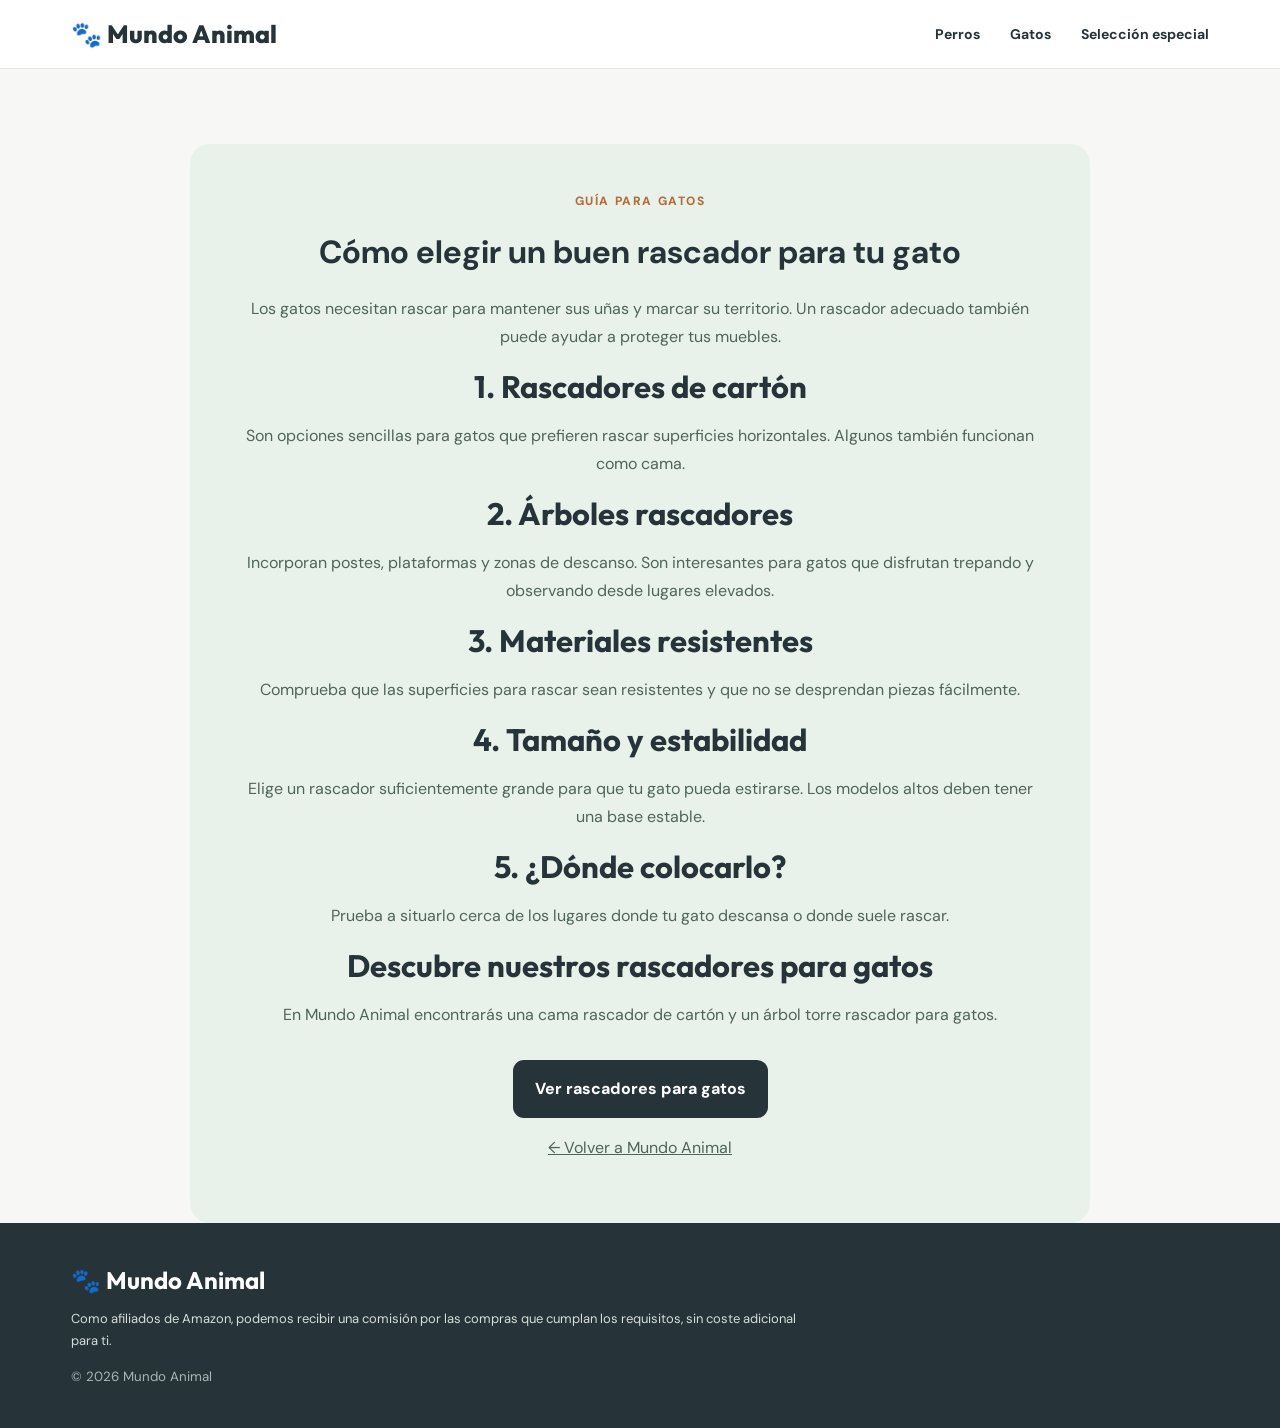
<file: mejores-rascadores-para-gatos.html>
<!DOCTYPE html>
<html lang="es">
<head>
  <meta charset="UTF-8">
  <meta name="viewport" content="width=device-width, initial-scale=1.0">
  <title>Cómo elegir un rascador para gatos | Mundo Animal</title>
  <meta name="description" content="Descubre cómo elegir un rascador para gatos: materiales, tamaño, estabilidad y tipos de rascadores. Consejos de Mundo Animal.">
  <link rel="stylesheet" href="style.css">
</head>
<body>
  <header class="cabecera">
    <div class="cabecera-interior">
      <a class="marca" href="index.html">🐾 Mundo Animal</a>
      <nav>
        <a href="index.html#perros">Perros</a>
        <a href="index.html#gatos">Gatos</a>
        <a href="index.html#ofertas">Selección especial</a>
      </nav>
    </div>
  </header>

  <main class="sobre">
    <span class="sobrelinea">GUÍA PARA GATOS</span>
    <h1>Cómo elegir un buen rascador para tu gato</h1>
    <p>Los gatos necesitan rascar para mantener sus uñas y marcar su territorio. Un rascador adecuado también puede ayudar a proteger tus muebles.</p>

    <h2>1. Rascadores de cartón</h2>
    <p>Son opciones sencillas para gatos que prefieren rascar superficies horizontales. Algunos también funcionan como cama.</p>

    <h2>2. Árboles rascadores</h2>
    <p>Incorporan postes, plataformas y zonas de descanso. Son interesantes para gatos que disfrutan trepando y observando desde lugares elevados.</p>

    <h2>3. Materiales resistentes</h2>
    <p>Comprueba que las superficies para rascar sean resistentes y que no se desprendan piezas fácilmente.</p>

    <h2>4. Tamaño y estabilidad</h2>
    <p>Elige un rascador suficientemente grande para que tu gato pueda estirarse. Los modelos altos deben tener una base estable.</p>

    <h2>5. ¿Dónde colocarlo?</h2>
    <p>Prueba a situarlo cerca de los lugares donde tu gato descansa o donde suele rascar.</p>

    <h2>Descubre nuestros rascadores para gatos</h2>
    <p>En Mundo Animal encontrarás una cama rascador de cartón y un árbol torre rascador para gatos.</p>
    <p>
      <a class="boton-principal" href="index.html#gatos">
        Ver rascadores para gatos
      </a>
    </p>
    <p><a href="index.html">← Volver a Mundo Animal</a></p>
  </main>

  <footer>
    <div class="pie-interior">
      <strong>🐾 Mundo Animal</strong>
      <p>Como afiliados de Amazon, podemos recibir una comisión por las compras que cumplan los requisitos, sin coste adicional para ti.</p>
      <small>© 2026 Mundo Animal</small>
    </div>
  </footer>
</body>
</html>
</file>
<file: style.css>
@import url('https://fonts.googleapis.com/css2?family=DM+Sans:wght@400;500;600;700;800&family=Outfit:wght@400;500;600;700;800&display=swap');
:root{--naranja:#f49a54;--oscuro:#26343a;--muted:#6c777b;--fondo:#f7f8f6;--linea:#e7e9e6;--verde:#315e50}*{box-sizing:border-box}html{scroll-behavior:smooth}body{margin:0;font-family:'DM Sans',Arial,sans-serif;background:var(--fondo);color:var(--oscuro)}a{color:inherit}.cabecera{background:#fff;border-bottom:1px solid var(--linea);position:sticky;top:0;z-index:20}.cabecera-interior{max-width:1190px;margin:auto;padding:18px 26px;display:flex;align-items:center;justify-content:space-between;gap:20px}.marca{text-decoration:none;font-family:Outfit,Arial,sans-serif;font-size:25px;font-weight:800;white-space:nowrap}.cabecera nav{display:flex;gap:30px;flex-wrap:wrap}.cabecera nav a{text-decoration:none;font-size:14px;font-weight:700}.cabecera nav a:hover{color:#c86e32}.hero{background:#fff1e4;overflow:hidden}.hero-interior{max-width:1190px;margin:auto;min-height:440px;padding:55px 26px;display:grid;grid-template-columns:1.2fr .8fr;align-items:center;gap:30px}.hero-eyebrow,.sobrelinea{color:#b66b38;font-size:12px;font-weight:800;letter-spacing:1.6px;text-transform:uppercase}.hero h1{font-family:Outfit,Arial,sans-serif;font-size:clamp(40px,5vw,66px);line-height:1.07;letter-spacing:-2px;margin:18px 0}.hero h1 em{color:#d67e42;font-style:normal}.hero-texto>p{font-size:17px;line-height:1.7;color:#58656a;max-width:570px}.boton-principal{display:inline-flex;gap:25px;align-items:center;background:var(--oscuro);color:#fff;text-decoration:none;padding:15px 22px;border-radius:11px;font-weight:800;margin-top:15px}.boton-principal:hover{background:var(--verde)}.hero-nota{font-size:12px;color:#68747a;margin-top:18px}.hero-arte{height:325px;position:relative;border-radius:48% 52% 48% 52%;background:#f8c28f;display:flex;justify-content:center;align-items:center}.arte-perro,.arte-gato{font-size:125px;filter:drop-shadow(0 12px 10px #bd7c4b33)}.arte-gato{margin-left:-30px;transform:translateY(35px)}.arte-perro{transform:translateY(-20px)}.arte-pata{position:absolute;left:35px;top:20px;font-size:43px}.arte-corazon{position:absolute;right:36px;top:26px;font-size:47px;color:#e67e6a}main{max-width:1190px;padding:65px 26px 75px;margin:auto}.intro-catalogo{text-align:center}.intro-catalogo h2{font-family:Outfit,Arial,sans-serif;font-size:clamp(28px,4vw,39px);margin:12px 0}.intro-catalogo p{color:var(--muted);margin:0}.buscador-productos{max-width:900px;margin:35px auto 50px}.busqueda-caja{display:flex;align-items:center;gap:12px;padding:8px 16px;background:#fff;border:1px solid #e1e5e1;border-radius:13px;box-shadow:0 8px 24px #26343a0a}.busqueda-caja>span:first-child{font-size:30px;color:#84918c}.busqueda-caja input{flex:1;min-width:0;border:0;outline:0;font:inherit;padding:12px 0;color:var(--oscuro);background:transparent}.busqueda-caja:focus-within{outline:2px solid #f3ae79}.atajo{font-size:12px;color:#999}.filtros{display:flex;justify-content:center;flex-wrap:wrap;gap:10px;margin-top:18px}.filtros button{border:1px solid #dce2de;background:#fff;border-radius:100px;padding:11px 18px;cursor:pointer;font:700 13px 'DM Sans',Arial,sans-serif;color:var(--oscuro)}.filtros button:hover,.filtros button.activo{background:var(--oscuro);border-color:var(--oscuro);color:white}.resultados{text-align:center;color:var(--muted);font-size:13px;margin:15px 0 0}.catalogo-seccion{margin:50px 0 65px;scroll-margin-top:100px}.seccion-titulo{display:flex;justify-content:space-between;align-items:end;gap:15px;margin-bottom:23px}.seccion-titulo h2{font-family:Outfit,Arial,sans-serif;font-size:30px;margin:7px 0 0}.seccion-cantidad{font-size:13px;color:var(--muted)}.productos{display:grid;grid-template-columns:repeat(3,minmax(0,1fr));gap:22px}.producto{min-width:0;background:#fff;border:1px solid #e9ebe8;border-radius:17px;overflow:hidden;display:flex;flex-direction:column;transition:transform .2s,box-shadow .2s}.producto:hover{transform:translateY(-4px);box-shadow:0 14px 32px #26343a13}.producto-imagen{height:240px;padding:18px;background:#fff;display:flex;align-items:center;justify-content:center}.producto-imagen img{width:100%;height:100%;object-fit:contain}.producto-contenido{padding:0 22px 22px;display:flex;flex-direction:column;flex:1}.etiqueta{font-size:11px;font-weight:800;color:#b76b36;text-transform:uppercase;letter-spacing:.8px}.producto h3{font-family:Outfit,Arial,sans-serif;font-size:21px;line-height:1.25;margin:10px 0}.producto p{font-size:13px;line-height:1.7;color:var(--muted);flex:1;margin:0 0 22px}.producto-enlace{background:var(--naranja);color:#26343a;text-decoration:none;border-radius:9px;padding:13px 15px;font-size:13px;font-weight:800;display:flex;justify-content:space-between;align-items:center}.producto-enlace:hover{background:#e68c47}.sin-resultados{text-align:center;background:#fff;padding:35px;border-radius:14px;margin-bottom:25px}.sin-resultados p{color:var(--muted)}[hidden]{display:none!important}.sobre{scroll-margin-top:110px;background:#e9f1eb;border-radius:20px;padding:45px;max-width:900px;margin:75px auto 0;text-align:center}.sobre h2{font-family:Outfit,Arial,sans-serif;font-size:31px;margin:12px 0}.sobre p{line-height:1.75;color:#50645b}footer{background:#26343a;color:#fff}.pie-interior{max-width:1190px;margin:auto;padding:42px 26px}.pie-interior strong{font-family:Outfit,Arial,sans-serif;font-size:24px}.pie-interior p{max-width:750px;color:#d5ddda;font-size:13px;line-height:1.7}.pie-interior small{color:#a8b6b0}@media(max-width:850px){.productos{grid-template-columns:repeat(2,minmax(0,1fr))}.hero-interior{grid-template-columns:1fr}.hero-arte{display:none}.cabecera-interior{flex-direction:column}.cabecera nav{justify-content:center;gap:15px}}@media(max-width:580px){main{padding:45px 17px}.productos{grid-template-columns:1fr}.hero-interior{padding:48px 22px;min-height:0}.hero h1{letter-spacing:-1px}.cabecera-interior{padding:16px}.cabecera nav a{font-size:12px}.seccion-titulo h2{font-size:25px}.producto-imagen{height:245px}.sobre{padding:30px 20px}.atajo{display:none}}
</file>
